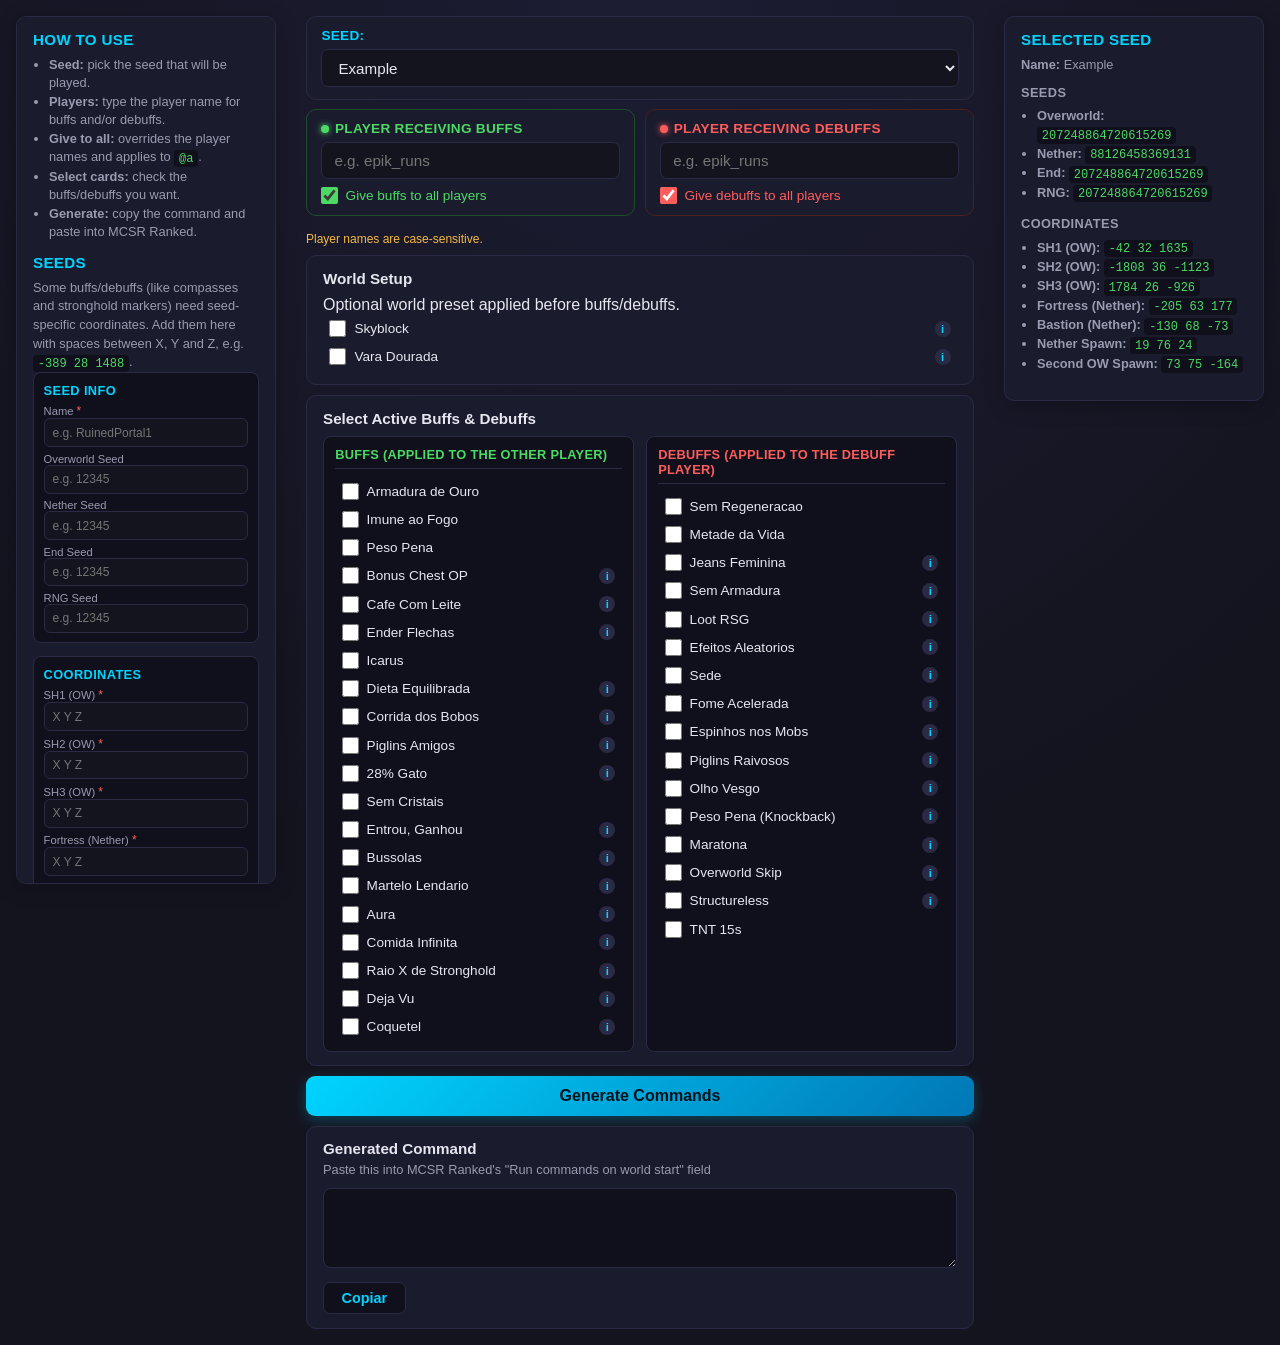
<file: generator/index.html>
<!DOCTYPE html>
<html lang="en">
<head>
    <meta charset="UTF-8">
    <meta name="viewport" content="width=device-width, initial-scale=1.0">
    <title>MCSR Buff/Debuff Command Generator</title>
    <link rel="stylesheet" href="style.css">
</head>
<body>
    <aside class="info-sidebar">
        <h3>How to use</h3>
        <ul>
            <li><strong>Seed:</strong> pick the seed that will be played.</li>
            <li><strong>Players:</strong> type the player name for buffs and/or debuffs.</li>
            <li><strong>Give to all:</strong> overrides the player names and applies to <code>@a</code>.</li>
            <li><strong>Select cards:</strong> check the buffs/debuffs you want.</li>
            <li><strong>Generate:</strong> copy the command and paste into MCSR Ranked.</li>
        </ul>
        <h3>Seeds</h3>
        <p>Some buffs/debuffs (like compasses and stronghold markers) need seed-specific coordinates. Add them here with spaces between X, Y and Z, e.g. <code>-389 28 1488</code>.</p>

        <div class="seed-form">
            <div class="form-section">
                <h4>Seed Info</h4>
                <label for="seed-name">Name <span class="required">*</span></label>
                <input type="text" id="seed-name" placeholder="e.g. RuinedPortal1" autocomplete="off">
                <label for="seed-overworld-seed">Overworld Seed</label>
                <input type="text" id="seed-overworld-seed" placeholder="e.g. 12345" autocomplete="off">
                <label for="seed-nether-seed">Nether Seed</label>
                <input type="text" id="seed-nether-seed" placeholder="e.g. 12345" autocomplete="off">
                <label for="seed-end-seed">End Seed</label>
                <input type="text" id="seed-end-seed" placeholder="e.g. 12345" autocomplete="off">
                <label for="seed-rng-seed">RNG Seed</label>
                <input type="text" id="seed-rng-seed" placeholder="e.g. 12345" autocomplete="off">
            </div>
            <div class="form-section">
                <h4>Coordinates</h4>
                <label for="seed-sh1">SH1 (OW) <span class="required">*</span></label>
                <input type="text" id="seed-sh1" placeholder="X Y Z" autocomplete="off">
                <label for="seed-sh2">SH2 (OW) <span class="required">*</span></label>
                <input type="text" id="seed-sh2" placeholder="X Y Z" autocomplete="off">
                <label for="seed-sh3">SH3 (OW) <span class="required">*</span></label>
                <input type="text" id="seed-sh3" placeholder="X Y Z" autocomplete="off">
                <label for="seed-fortress">Fortress (Nether) <span class="required">*</span></label>
                <input type="text" id="seed-fortress" placeholder="X Y Z" autocomplete="off">
                <label for="seed-bastion">Bastion (Nether) <span class="required">*</span></label>
                <input type="text" id="seed-bastion" placeholder="X Y Z" autocomplete="off">
                <label for="seed-nether-spawn">Nether Spawn</label>
                <input type="text" id="seed-nether-spawn" placeholder="X Y Z" autocomplete="off">
                <label for="seed-second-overworld">Second OW Spawn</label>
                <input type="text" id="seed-second-overworld" placeholder="X Y Z" autocomplete="off">
            </div>
            <button onclick="addSeed()">Save Seed</button>
        </div>

        <ul id="seed-list" class="seed-list"></ul>
        <p class="warning">Player names are case-sensitive.</p>
    </aside>

    <div class="container">
        <div class="input-section">
            <label for="seed-select">Seed:</label>
            <select id="seed-select"></select>
        </div>

        <div class="player-grid">
            <div class="input-section players buffs">
                <label for="buff-player"><span class="dot dot-buff"></span>Player receiving BUFFS</label>
                <input type="text" id="buff-player" placeholder="e.g. epik_runs" autocomplete="off">
                <div class="checkbox-row">
                    <input type="checkbox" id="buff-all" checked>
                    <label for="buff-all">Give buffs to all players</label>
                </div>
            </div>

            <div class="input-section players debuffs">
                <label for="debuff-player"><span class="dot dot-debuff"></span>Player receiving DEBUFFS</label>
                <input type="text" id="debuff-player" placeholder="e.g. epik_runs" autocomplete="off">
                <div class="checkbox-row">
                    <input type="checkbox" id="debuff-all" checked>
                    <label for="debuff-all">Give debuffs to all players</label>
                </div>
            </div>
        </div>
        <p class="warning">Player names are case-sensitive.</p>

        <div class="templates-section">
            <h2>World Setup</h2>
            <p class="hint">Optional world preset applied before buffs/debuffs.</p>
            <div id="world-list" class="template-list"></div>
        </div>

        <div class="templates-section">
            <h2>Select Active Buffs &amp; Debuffs</h2>
            <div class="template-grid">
                <div class="template-column buffs">
                    <h3>Buffs (applied to the OTHER player)</h3>
                    <div id="buff-list"></div>
                </div>
                <div class="template-column debuffs">
                    <h3>Debuffs (applied to the debuff player)</h3>
                    <div id="debuff-list"></div>
                </div>
            </div>
        </div>

        <button class="btn-generate" onclick="generate()">Generate Commands</button>

        <div class="output-section">
            <h2>Generated Command</h2>
            <p class="hint">Paste this into MCSR Ranked's "Run commands on world start" field</p>
            <textarea class="output-box" id="output" readonly></textarea>
            <button class="btn-copy" onclick="copyOutput()">Copiar</button>
        </div>

    </div>

    <aside class="seed-info-sidebar">
        <h3>Selected Seed</h3>
        <div id="seed-info">
            <p class="seed-info-name"><strong>Name:</strong> <span id="seed-info-name">-</span></p>
            <p class="seed-info-section-title">Seeds</p>
            <ul>
                <li><strong>Overworld:</strong> <code id="seed-info-overworld-seed">-</code></li>
                <li><strong>Nether:</strong> <code id="seed-info-nether-seed">-</code></li>
                <li><strong>End:</strong> <code id="seed-info-end-seed">-</code></li>
                <li><strong>RNG:</strong> <code id="seed-info-rng-seed">-</code></li>
            </ul>
            <p class="seed-info-section-title">Coordinates</p>
            <ul>
                <li><strong>SH1 (OW):</strong> <code id="seed-info-sh1">-</code></li>
                <li><strong>SH2 (OW):</strong> <code id="seed-info-sh2">-</code></li>
                <li><strong>SH3 (OW):</strong> <code id="seed-info-sh3">-</code></li>
                <li><strong>Fortress (Nether):</strong> <code id="seed-info-fortress">-</code></li>
                <li><strong>Bastion (Nether):</strong> <code id="seed-info-bastion">-</code></li>
                <li><strong>Nether Spawn:</strong> <code id="seed-info-nether-spawn">-</code></li>
                <li><strong>Second OW Spawn:</strong> <code id="seed-info-second-overworld">-</code></li>
            </ul>
        </div>
    </aside>

    <script src="skyblock.js"></script>
    <script src="script.js"></script>
</body>
</html>
</file>
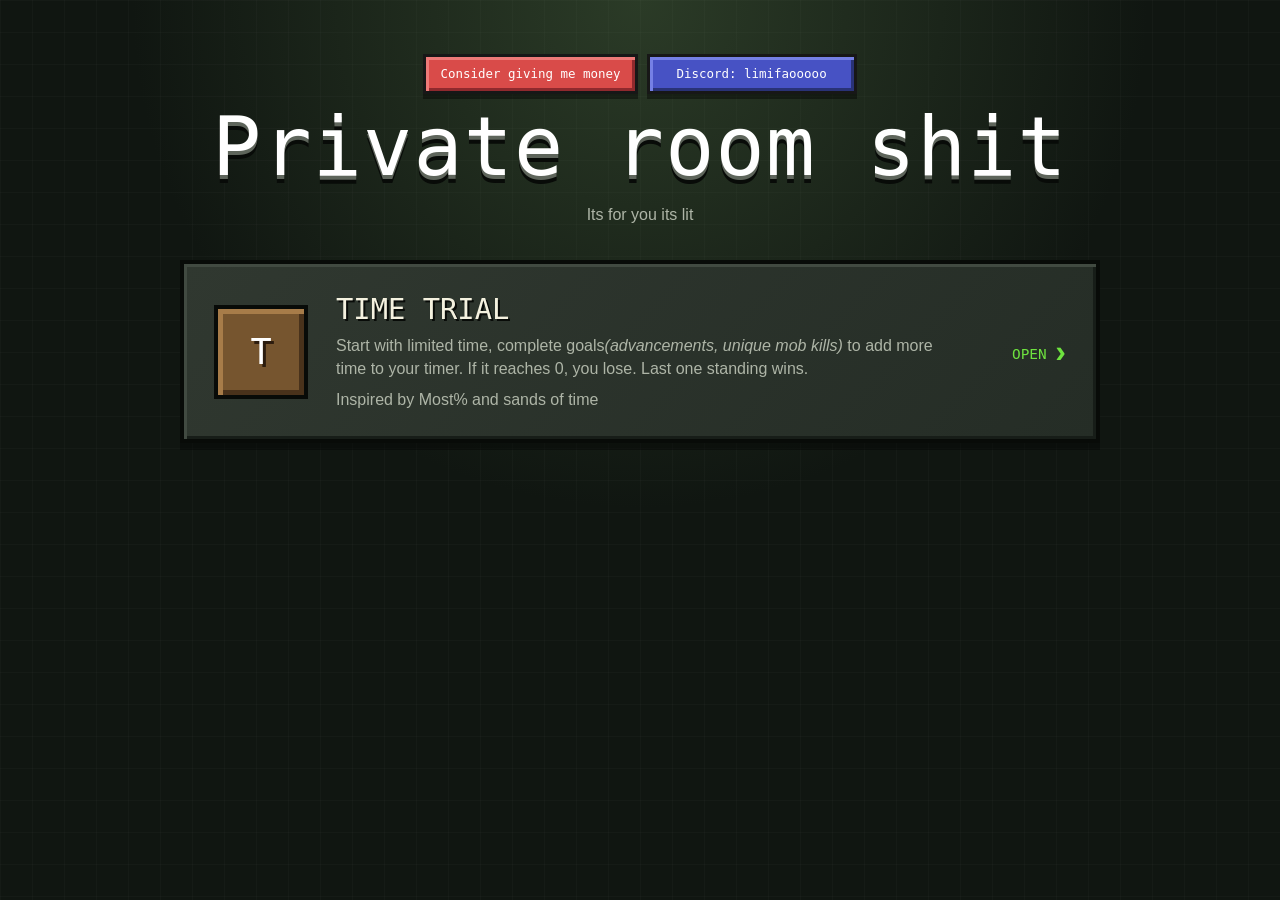
<file: hub/index.html>
<!DOCTYPE html>
<html lang="en">
<head>
    <meta charset="UTF-8">
    <meta name="viewport" content="width=device-width, initial-scale=1.0">
    <title>Thomas Private room thingys</title>
    <link rel="stylesheet" href="style.css">
</head>
<body>
    <main class="hub">
        <header>
            <div class="social-links">
                <a class="social-button kofi-button" href="https://ko-fi.com/tchongass" target="_blank" rel="noopener noreferrer">Consider giving me money</a>
                <button class="social-button discord-button" id="discord-button" type="button">Discord: limifaooooo</button>
            </div>
            <h1>Private room shit</h1>
            <span>Its for you its lit</span>
        </header>

        <section class="game-list" aria-label="Minigames">
            <a class="game-card available" href="../timeTrial/">
                <span class="game-icon">T</span>
                <span class="game-copy">
                    <strong>TIME TRIAL</strong>
                    <span>Start with limited time, complete goals<em>(advancements, unique mob kills)</em> to add more time to your timer. If it reaches 0, you lose. Last one standing wins.</span>
                    <span>Inspired by Most% and sands of time</span>
                </span>
                <span class="play">OPEN <b>›</b></span>
            </a>
        </section>
    </main>
    <script src="script.js"></script>
</body>
</html>
</file>
<file: generator/style.css>
:root {
    --bg: #14141f;
    --panel: #1b1b2e;
    --panel-2: #10101c;
    --border: #2a2a45;
    --accent: #00d4ff;
    --accent-dim: #0077b6;
    --buff: #4cd964;
    --buff-dim: #1f4d2b;
    --debuff: #ff5c5c;
    --debuff-dim: #4d1f1f;
    --text: #e6e6f0;
    --text-dim: #9a9ab0;
    --warning: #f5b942;
    --radius: 10px;
}

* {
    margin: 0;
    padding: 0;
    box-sizing: border-box;
}

body {
    font-family: 'Segoe UI', Tahoma, Geneva, Verdana, sans-serif;
    background: radial-gradient(circle at top, #1c1c33, var(--bg) 60%);
    color: var(--text);
    min-height: 100vh;
    padding: 1rem;
}

.info-sidebar,
.seed-info-sidebar {
    position: fixed;
    top: 1rem;
    width: 260px;
    max-height: calc(100vh - 2rem);
    overflow-y: auto;
    background: var(--panel);
    border: 1px solid var(--border);
    border-radius: var(--radius);
    padding: 0.85rem 1rem;
    z-index: 10;
    box-shadow: 0 4px 20px rgba(0,0,0,0.25);
}

.info-sidebar {
    left: 1rem;
}

.seed-info-sidebar {
    right: 1rem;
}

.info-sidebar h3,
.seed-info-sidebar h3 {
    color: var(--accent);
    margin-bottom: 0.5rem;
    font-size: 0.95rem;
    letter-spacing: 0.02em;
    text-transform: uppercase;
}

.info-sidebar p,
.info-sidebar li,
.seed-info-sidebar p,
.seed-info-sidebar li {
    font-size: 0.8rem;
    line-height: 1.45;
    color: var(--text-dim);
}

.info-sidebar ul,
.seed-info-sidebar ul {
    padding-left: 1rem;
    margin-bottom: 0.75rem;
}

.info-sidebar code,
.seed-info-sidebar code {
    background: var(--panel-2);
    padding: 0.1rem 0.3rem;
    border-radius: 4px;
    color: var(--buff);
    font-size: 0.75rem;
}

.seed-info-name {
    margin-bottom: 0.5rem;
    font-size: 0.85rem;
    color: var(--text);
}

.seed-info-section-title {
    color: var(--accent);
    font-size: 0.8rem;
    font-weight: 600;
    text-transform: uppercase;
    letter-spacing: 0.03em;
    margin: 0.6rem 0 0.3rem;
}

.seed-form {
    display: flex;
    flex-direction: column;
    gap: 0.3rem;
    margin-bottom: 0.75rem;
}

.form-section {
    background: var(--panel-2);
    border: 1px solid var(--border);
    border-radius: 8px;
    padding: 0.6rem;
    margin-bottom: 0.5rem;
}

.form-section h4 {
    color: var(--accent);
    font-size: 0.8rem;
    text-transform: uppercase;
    letter-spacing: 0.03em;
    margin-bottom: 0.4rem;
}

.seed-form label {
    display: block;
    font-size: 0.7rem;
    color: var(--text-dim);
    margin-top: 0.35rem;
}

.seed-form .required {
    color: var(--debuff);
    font-size: 0.75rem;
}

.seed-form input {
    width: 100%;
    padding: 0.4rem 0.5rem;
    border-radius: 6px;
    border: 1px solid var(--border);
    background: var(--bg);
    color: var(--text);
    font-size: 0.75rem;
    outline: none;
    transition: border-color 0.15s;
}

.seed-form input:focus {
    border-color: var(--accent);
}

.seed-form button {
    width: 100%;
    padding: 0.5rem;
    border: none;
    border-radius: 6px;
    background: var(--accent-dim);
    color: #fff;
    font-size: 0.8rem;
    font-weight: 600;
    cursor: pointer;
    transition: background 0.15s;
}

.seed-form button:hover {
    background: var(--accent);
    color: #04121a;
}

.seed-list {
    list-style: none;
    padding: 0;
    margin: 0;
    font-size: 0.75rem;
}

.seed-list li {
    display: flex;
    justify-content: space-between;
    align-items: center;
    padding: 0.35rem 0.1rem;
    border-bottom: 1px solid var(--border);
    color: var(--text);
}

.seed-list button {
    background: none;
    border: none;
    color: var(--debuff);
    cursor: pointer;
    font-size: 0.8rem;
    padding: 0.1rem 0.4rem;
    border-radius: 4px;
    transition: background 0.15s;
}

.seed-list button:hover {
    background: var(--debuff-dim);
}

.container {
    max-width: 1280px;
    margin: 0 auto;
    padding: 0 290px;
}

.input-section {
    background: var(--panel);
    border-radius: var(--radius);
    padding: 0.7rem 0.9rem;
    margin-bottom: 0.6rem;
    border: 1px solid var(--border);
    transition: border-color 0.15s;
}

.input-section label {
    display: flex;
    align-items: center;
    gap: 0.35rem;
    margin-bottom: 0.35rem;
    color: var(--accent);
    font-weight: 600;
    font-size: 0.85rem;
    text-transform: uppercase;
    letter-spacing: 0.02em;
}

.dot {
    width: 8px;
    height: 8px;
    border-radius: 50%;
    display: inline-block;
    flex-shrink: 0;
}

.dot-buff { background: var(--buff); box-shadow: 0 0 6px var(--buff); }
.dot-debuff { background: var(--debuff); box-shadow: 0 0 6px var(--debuff); }

.player-grid {
    display: grid;
    grid-template-columns: 1fr 1fr;
    gap: 0.6rem;
}

.input-section.players.buffs {
    border-color: var(--buff-dim);
}

.input-section.players.buffs:focus-within {
    border-color: var(--buff);
}

.input-section.players.buffs label {
    color: var(--buff);
}

.input-section.players.debuffs {
    border-color: var(--debuff-dim);
}

.input-section.players.debuffs:focus-within {
    border-color: var(--debuff);
}

.input-section.players.debuffs label {
    color: var(--debuff);
}

.input-section input {
    width: 100%;
    padding: 0.55rem 0.75rem;
    border-radius: 7px;
    border: 1px solid var(--border);
    background: var(--bg);
    color: var(--text);
    font-size: 0.95rem;
    outline: none;
    transition: border-color 0.2s;
}

.input-section input:focus {
    border-color: var(--accent);
}

.input-section select {
    width: 100%;
    padding: 0.55rem 0.75rem;
    border-radius: 7px;
    border: 1px solid var(--border);
    background: var(--bg);
    color: var(--text);
    font-size: 0.95rem;
    outline: none;
    cursor: pointer;
    transition: border-color 0.2s;
}

.input-section select:focus {
    border-color: var(--accent);
}

.warning {
    margin: 0.4rem 0 0.6rem;
    font-size: 0.75rem;
    color: var(--warning);
}

.input-section .checkbox-row {
    display: flex;
    align-items: center;
    gap: 0.45rem;
    margin-top: 0.5rem;
}

.input-section .checkbox-row input[type="checkbox"] {
    width: 17px;
    height: 17px;
    accent-color: var(--accent);
    cursor: pointer;
}

.players.buffs .checkbox-row input[type="checkbox"] { accent-color: var(--buff); }
.players.debuffs .checkbox-row input[type="checkbox"] { accent-color: var(--debuff); }

.input-section .checkbox-row label {
    margin: 0;
    color: var(--text);
    font-weight: 400;
    font-size: 0.85rem;
    text-transform: none;
    letter-spacing: normal;
    cursor: pointer;
}

.templates-section {
    background: var(--panel);
    border-radius: var(--radius);
    padding: 0.85rem 1rem;
    margin-bottom: 0.6rem;
    border: 1px solid var(--border);
}

.templates-section h2 {
    color: var(--text);
    margin-bottom: 0.6rem;
    font-size: 0.95rem;
    font-weight: 600;
}

.template-grid {
    display: grid;
    grid-template-columns: 1fr 1fr;
    gap: 0.75rem;
}

.template-column {
    background: var(--panel-2);
    border-radius: 8px;
    padding: 0.6rem 0.7rem;
    border: 1px solid var(--border);
}

.template-column h3 {
    margin-bottom: 0.5rem;
    font-size: 0.8rem;
    text-transform: uppercase;
    letter-spacing: 0.02em;
    padding-bottom: 0.4rem;
    border-bottom: 1px solid var(--border);
}

.template-column.buffs h3 {
    color: var(--buff);
}

.template-column.debuffs h3 {
    color: var(--debuff);
}

.template-item {
    display: flex;
    align-items: center;
    gap: 0.5rem;
    padding: 0.35rem 0.4rem;
    border-radius: 6px;
    transition: background 0.12s;
}

.template-item:hover {
    background: rgba(255,255,255,0.04);
}

.template-column.buffs .template-item:has(input:checked) {
    background: var(--buff-dim);
}

.template-column.debuffs .template-item:has(input:checked) {
    background: var(--debuff-dim);
}

.template-item input[type="checkbox"] {
    width: 17px;
    height: 17px;
    cursor: pointer;
    flex-shrink: 0;
}

.template-column.buffs .template-item input[type="checkbox"] {
    accent-color: var(--buff);
}

.template-column.debuffs .template-item input[type="checkbox"] {
    accent-color: var(--debuff);
}

.template-item label {
    cursor: pointer;
    font-size: 0.85rem;
    flex: 1;
}

.info-icon {
    position: relative;
    display: inline-flex;
    justify-content: center;
    align-items: center;
    width: 16px;
    height: 16px;
    border-radius: 50%;
    background: var(--border);
    color: var(--accent);
    font-size: 0.7rem;
    font-weight: bold;
    cursor: help;
    flex-shrink: 0;
    transition: background 0.15s;
}

.info-icon:hover {
    background: var(--accent-dim);
    color: #fff;
}

.info-icon .tooltip {
    display: none;
    position: absolute;
    right: 20px;
    top: 50%;
    transform: translateY(-50%);
    width: 220px;
    background: var(--panel-2);
    border: 1px solid var(--border);
    border-radius: 6px;
    padding: 0.5rem 0.6rem;
    font-size: 0.75rem;
    font-weight: normal;
    color: var(--text-dim);
    line-height: 1.35;
    z-index: 20;
    pointer-events: none;
    box-shadow: 0 4px 16px rgba(0,0,0,0.35);
}

.info-icon:hover .tooltip {
    display: block;
}

.btn-generate {
    display: block;
    width: 100%;
    padding: 0.7rem;
    border: none;
    border-radius: 9px;
    background: linear-gradient(135deg, var(--accent), var(--accent-dim));
    color: #04121a;
    font-size: 1rem;
    font-weight: 700;
    cursor: pointer;
    transition: transform 0.1s, box-shadow 0.2s;
    margin-bottom: 0.6rem;
    box-shadow: 0 4px 14px rgba(0, 212, 255, 0.25);
}

.btn-generate:hover {
    box-shadow: 0 4px 20px rgba(0, 212, 255, 0.4);
}

.btn-generate:active {
    transform: scale(0.98);
}

.output-section {
    background: var(--panel);
    border-radius: var(--radius);
    padding: 0.85rem 1rem;
    border: 1px solid var(--border);
}

.output-section h2 {
    color: var(--text);
    margin-bottom: 0.3rem;
    font-size: 0.95rem;
    font-weight: 600;
}

.output-section .hint {
    color: var(--text-dim);
    font-size: 0.8rem;
    margin-bottom: 0.7rem;
}

.output-box {
    width: 100%;
    min-height: 80px;
    padding: 0.6rem 0.8rem;
    border-radius: 8px;
    border: 1px solid var(--border);
    background: var(--panel-2);
    color: var(--buff);
    font-family: 'Courier New', monospace;
    font-size: 0.85rem;
    resize: vertical;
    outline: none;
    word-break: break-all;
}

.output-box:focus {
    border-color: var(--accent);
}

.btn-copy {
    margin-top: 0.6rem;
    padding: 0.45rem 1.1rem;
    border: none;
    border-radius: 7px;
    background: var(--panel-2);
    border: 1px solid var(--border);
    color: var(--accent);
    font-size: 0.9rem;
    font-weight: 600;
    cursor: pointer;
    transition: background 0.2s, border-color 0.2s;
}

.btn-copy:hover {
    background: var(--accent-dim);
    border-color: var(--accent-dim);
    color: #fff;
}
</file>
<file: hub/style.css>
:root {
    --void: #101611;
    --edge: #080b08;
    --panel: #292f29;
    --panel-light: #414a41;
    --cream: #f4f1df;
    --muted: #aeb5a7;
    --lime: #6ee33f;
    --lime-dark: #347b24;
    --gold: #f5c542;
    --mc-font: "Minecraftory", "Minecraft Ten", "Press Start 2P", Impact, monospace;
}

* { box-sizing: border-box; }
body {
    margin: 0;
    min-height: 100vh;
    color: var(--cream);
    background-color: var(--void);
    background-image:
        linear-gradient(rgba(255,255,255,.018) 1px, transparent 1px),
        linear-gradient(90deg, rgba(255,255,255,.018) 1px, transparent 1px),
        radial-gradient(circle at 50% 0, #2b3b27 0, transparent 46%);
    background-size: 32px 32px, 32px 32px, auto;
    font-family: "Segoe UI", Arial, sans-serif;
}

.hub { width: min(920px, calc(100% - 28px)); margin: 0 auto; padding: clamp(28px, 6vh, 64px) 0 70px; }
header { margin-bottom: 36px; text-align: center; }
.social-links { display: flex; justify-content: center; gap: 9px; margin-bottom: 16px; }
.social-button { min-width: 210px; padding: 10px 14px; border: 3px solid #171717; color: #fff; font-family: var(--mc-font); font-size: .78rem; font-weight: 400; line-height: 1.15; text-decoration: none; cursor: pointer; transition: transform .12s, filter .12s; }
.social-button:hover { filter: brightness(1.1); transform: translateY(-2px); }
.kofi-button { background: #d94b49; box-shadow: inset 3px 3px #ed7a78, inset -3px -3px #8f292d, 0 5px 0 rgba(0,0,0,.4); }
.discord-button { background: #4752c4; box-shadow: inset 3px 3px #7580e5, inset -3px -3px #293276, 0 5px 0 rgba(0,0,0,.4); }
header h1 { margin: 0; color: #fff; font-family: var(--mc-font); font-size: clamp(2.7rem, 8vw, 5.1rem); font-weight: 400; line-height: .9; letter-spacing: .015em; text-shadow: 0 4px #5e655b, 0 8px var(--edge); }
header span { display: block; margin-top: 22px; color: var(--muted); font-size: 1rem; }

.game-list { display: flex; flex-direction: column; gap: 19px; }
.game-card { position: relative; display: flex; align-items: center; gap: 28px; min-height: 178px; padding: 28px 30px; border: 4px solid var(--edge); background: linear-gradient(135deg, #303830, #252d26); color: inherit; text-decoration: none; box-shadow: inset 3px 3px 0 var(--panel-light), inset -3px -3px 0 #171d18, 0 7px 0 rgba(0,0,0,.38); transition: transform .13s, filter .13s, border-color .13s; }
.game-card.available:hover { transform: translateY(-3px); filter: brightness(1.08); border-color: var(--lime); }
.game-card.available:active { transform: translateY(3px); box-shadow: inset 3px 3px 0 var(--panel-light), inset -3px -3px 0 #171d18, 0 2px 0 rgba(0,0,0,.38); }
.game-icon { display: grid; place-items: center; width: 94px; height: 94px; flex: 0 0 94px; border: 4px solid var(--edge); background: #76552f; color: #fff; font-family: var(--mc-font); font-size: 2.2rem; text-shadow: 3px 3px #2c1c0e; box-shadow: inset 5px 5px #a77c49, inset -5px -5px #49321b; }
.game-copy { display: flex; flex: 1; flex-direction: column; align-items: flex-start; gap: 8px; min-width: 0; }
.game-copy strong { font-family: var(--mc-font); font-size: 1.8rem; font-weight: 400; text-shadow: 2px 2px var(--edge); }
.game-copy > span { color: var(--muted); font-size: 1rem; line-height: 1.45; }
.play { min-width: 92px; color: var(--lime); font-family: var(--mc-font); font-size: .9rem; text-align: right; }
.play b { font-family: Arial, sans-serif; font-size: 2rem; vertical-align: -3px; }

@media (max-width: 600px) {
    .hub { padding-top: 24px; }
    .social-links { flex-direction: column; align-items: center; }
    .social-button { width: min(100%, 310px); }
    header { margin-bottom: 25px; }
    header h1 { font-size: 3rem; }
    .game-card { align-items: flex-start; gap: 15px; min-height: 0; padding: 17px; }
    .game-icon { width: 58px; height: 58px; flex-basis: 58px; font-size: 1.6rem; }
    .game-copy strong { font-size: 1.05rem; }
    .play { position: absolute; right: 15px; bottom: 13px; }
    .game-copy > span { padding-right: 48px; }
}
</file>
